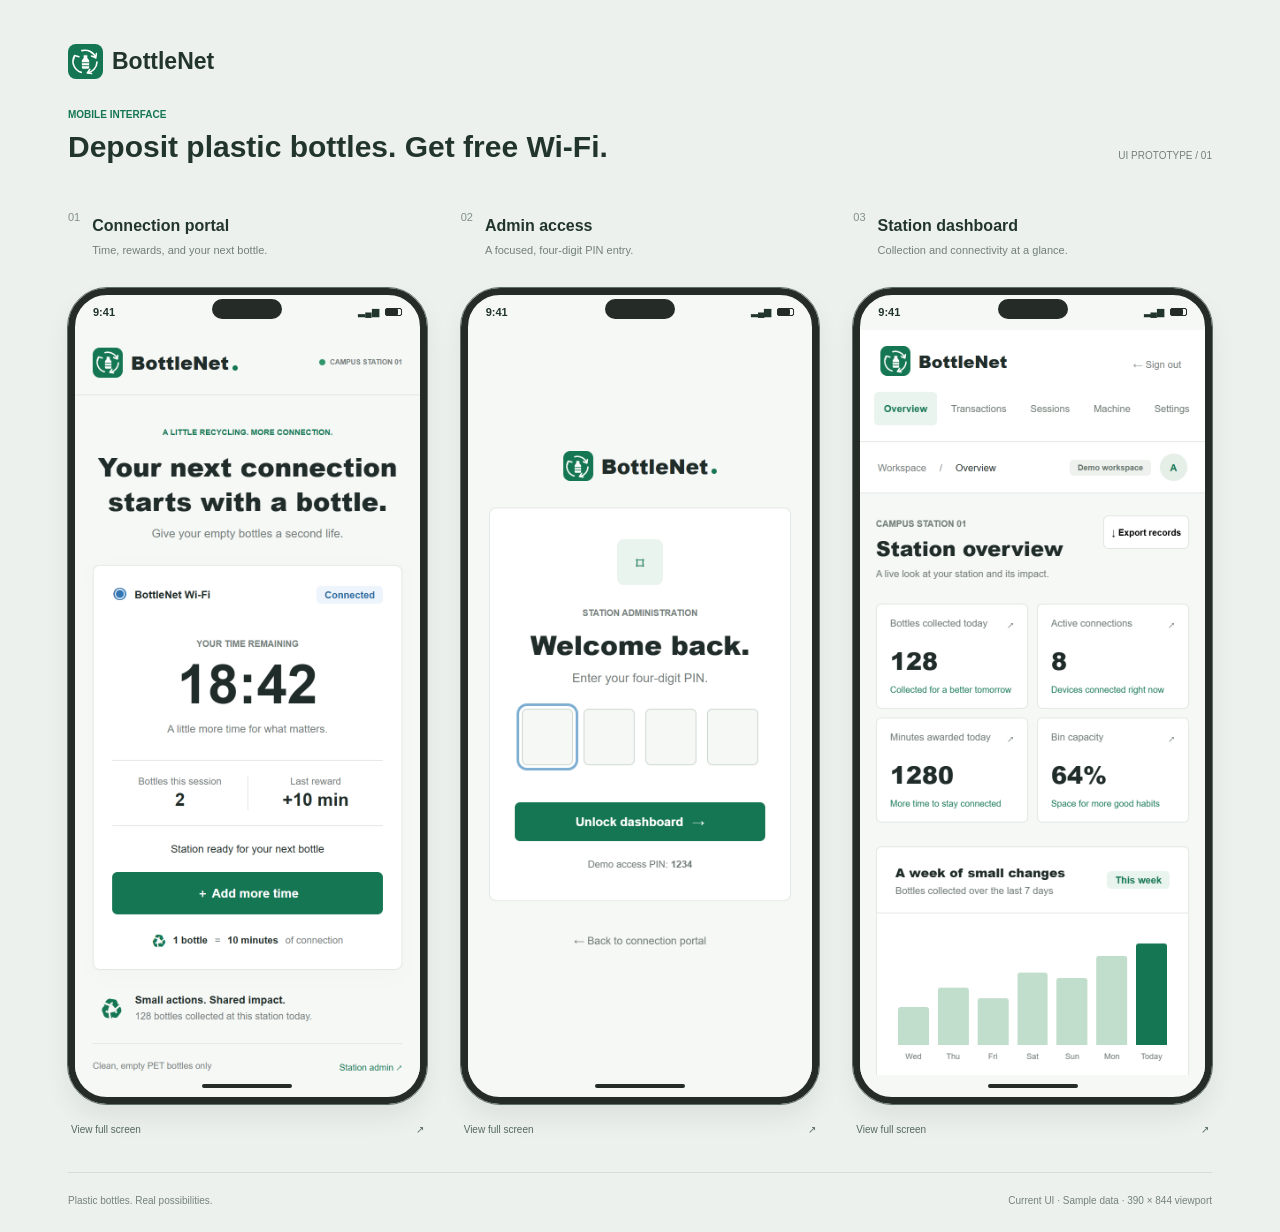
<file: BottleNet/mobile-mockups/index.html>
<!doctype html>
<html lang="en">
<head>
  <meta charset="utf-8">
  <meta name="viewport" content="width=device-width, initial-scale=1">
  <title>BottleNet | Mobile Mockups</title>
  <link rel="stylesheet" href="mockups.css">
</head>
<body>
  <main>
    <header class="heading">
      <div class="identity"><img src="../assets/images/bottlenet-mark.svg" alt=""><span>BottleNet</span></div>
      <div class="heading-bottom"><div><p class="eyebrow">MOBILE INTERFACE</p><h1>Deposit plastic bottles. Get free Wi-Fi.</h1></div><span class="edition">UI PROTOTYPE / 01</span></div>
    </header>
    <section class="mockup-grid" aria-label="Mobile screen mockups">
      <figure id="portal" class="mockup">
        <figcaption><span class="number">01</span><div><h2>Connection portal</h2><p>Time, rewards, and your next bottle.</p></div></figcaption>
        <div class="phone"><div class="status-bar"><span>9:41</span><span class="camera"></span><span class="phone-indicators">▂▄▆ <span class="battery"></span></span></div><div class="screen"><img src="screens/portal.png" alt="BottleNet mobile connection portal showing 18 minutes and 42 seconds remaining"></div><div class="home-area"><span></span></div></div>
        <a class="full-page-link" href="screens/portal-full.png">View full screen <span>↗</span></a>
      </figure>
      <figure id="pin" class="mockup">
        <figcaption><span class="number">02</span><div><h2>Admin access</h2><p>A focused, four-digit PIN entry.</p></div></figcaption>
        <div class="phone"><div class="status-bar"><span>9:41</span><span class="camera"></span><span class="phone-indicators">▂▄▆ <span class="battery"></span></span></div><div class="screen"><img src="screens/pin.png" alt="BottleNet admin login with four separate PIN fields"></div><div class="home-area"><span></span></div></div>
        <a class="full-page-link" href="screens/pin.png">View full screen <span>↗</span></a>
      </figure>
      <figure id="dashboard" class="mockup">
        <figcaption><span class="number">03</span><div><h2>Station dashboard</h2><p>Collection and connectivity at a glance.</p></div></figcaption>
        <div class="phone"><div class="status-bar"><span>9:41</span><span class="camera"></span><span class="phone-indicators">▂▄▆ <span class="battery"></span></span></div><div class="screen"><img src="screens/dashboard.png" alt="BottleNet mobile admin overview with station metrics and bottle collection chart"></div><div class="home-area"><span></span></div></div>
        <a class="full-page-link" href="screens/dashboard-full.png">View full screen <span>↗</span></a>
      </figure>
    </section>
    <footer><span>Plastic bottles. Real possibilities.</span><span>Current UI · Sample data · 390 × 844 viewport</span></footer>
  </main>
</body>
</html>
</file>
<file: BottleNet/mobile-mockups/mockups.css>
* { box-sizing: border-box; }
body { margin: 0; background: #edf1ee; color: #22352c; font-family: Arial, Helvetica, sans-serif; letter-spacing: 0; }
main { max-width: 1240px; margin: auto; padding: 44px 48px 26px; }
.identity { display: flex; align-items: center; gap: 9px; font-size: 23px; font-weight: 700; }
.identity img { width: 35px; height: 35px; padding: 3px; background: #147653; border-radius: 8px; }
.heading-bottom { display: flex; align-items: end; justify-content: space-between; gap: 20px; margin-top: 30px; }
.eyebrow { color: #147653; font-size: 10px; font-weight: 700; margin: 0 0 8px; }
h1 { font-size: 30px; margin: 0; line-height: 1.25; }
.edition { font-size: 10px; color: #738077; padding-bottom: 5px; }
.mockup-grid { display: grid; grid-template-columns: repeat(3, minmax(0, 1fr)); gap: 34px; margin-top: 36px; }
.mockup { margin: 0; min-width: 0; padding: 4px 0 10px; }
figcaption { display: flex; align-items: center; gap: 12px; min-height: 65px; margin-bottom: 17px; }
.number { font-size: 11px; color: #819086; align-self: start; margin-top: 5px; }
h2 { margin: 0; font-size: 16px; }
figcaption p { font-size: 11px; color: #738077; margin: 7px 0 0; line-height: 1.5; }
.phone { border: 7px solid #252c28; outline: 1px solid #627068; border-radius: 39px; background: #f6f8f6; overflow: hidden; box-shadow: 0 14px 24px #23382b15; }
.status-bar { height: 35px; display: flex; align-items: center; justify-content: space-between; padding: 0 18px; font-size: 11px; font-weight: 700; position: relative; }
.camera { position: absolute; left: 50%; transform: translateX(-50%); width: 70px; height: 20px; border-radius: 14px; background: #252c28; top: 4px; }
.phone-indicators { display: flex; gap: 6px; align-items: center; font-size: 9px; }
.battery { display: inline-block; width: 17px; height: 8px; border: 1px solid #252c28; border-radius: 2px; background: #252c28; box-shadow: inset -3px 0 #f6f8f6; }
.screen { aspect-ratio: 390 / 844; overflow: hidden; }
.screen img { display: block; width: 100%; height: 100%; object-fit: contain; }
.home-area { height: 22px; display: grid; place-items: center; }
.home-area span { height: 4px; width: 90px; background: #252c28; border-radius: 4px; }
.full-page-link { display: flex; justify-content: space-between; padding: 20px 3px 0; font-size: 10px; color: #53695b; text-decoration: none; }
.full-page-link:hover { color: #147653; text-decoration: underline; }
footer { border-top: 1px solid #d4ded7; padding-top: 22px; margin-top: 27px; display: flex; justify-content: space-between; gap: 14px; font-size: 10px; color: #758379; }
@media (max-width: 800px) {
  main { padding: 28px 24px; }
  .mockup-grid { grid-template-columns: 1fr; gap: 28px; max-width: 360px; margin: 30px auto 0; }
  .heading-bottom { display: block; }
  .edition { display: block; margin-top: 16px; }
  h1 { font-size: 26px; }
  footer { flex-direction: column; line-height: 1.6; }
}
</file>
